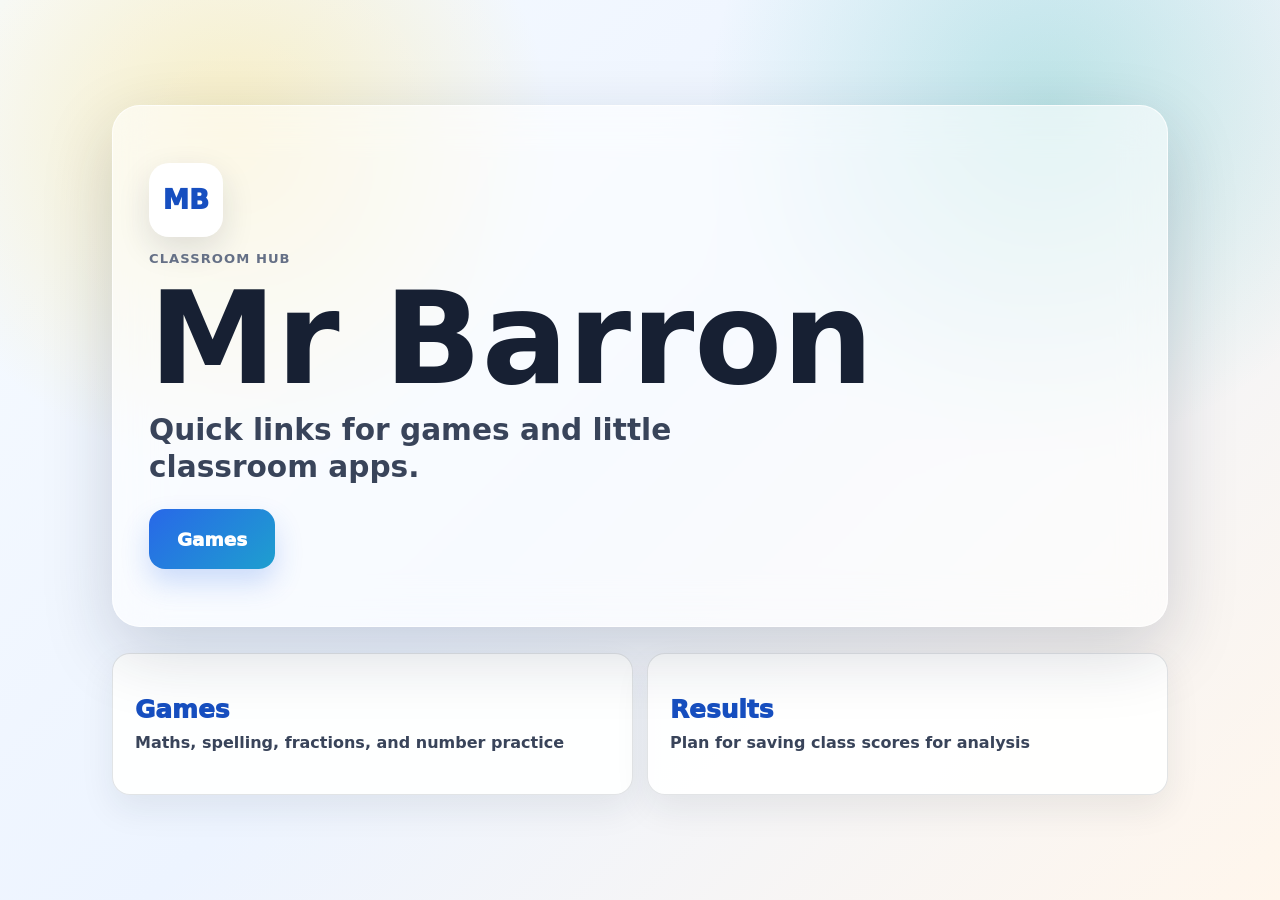
<file: index.html>
<!doctype html>
<html lang="en">
  <head>
    <meta charset="UTF-8" />
    <meta name="viewport" content="width=device-width, initial-scale=1.0" />
    <title>Mr Barron</title>
    <link rel="stylesheet" href="site.css" />
  </head>
  <body>
    <main class="home-shell">
      <section class="hero">
        <div class="hero-badge" aria-hidden="true">MB</div>
        <p class="eyebrow">Classroom hub</p>
        <h1>Mr Barron</h1>
        <p class="lede">Quick links for games and little classroom apps.</p>
        <div class="actions">
          <a class="primary-link" href="games/">Games</a>
        </div>
      </section>
      <section class="preview-band" aria-label="Available sections">
        <a class="section-card" href="games/">
          <span>Games</span>
          <strong>Maths, spelling, fractions, and number practice</strong>
        </a>
        <a class="section-card" href="results.html">
          <span>Results</span>
          <strong>Plan for saving class scores for analysis</strong>
        </a>
      </section>
    </main>
  </body>
</html>
</file>
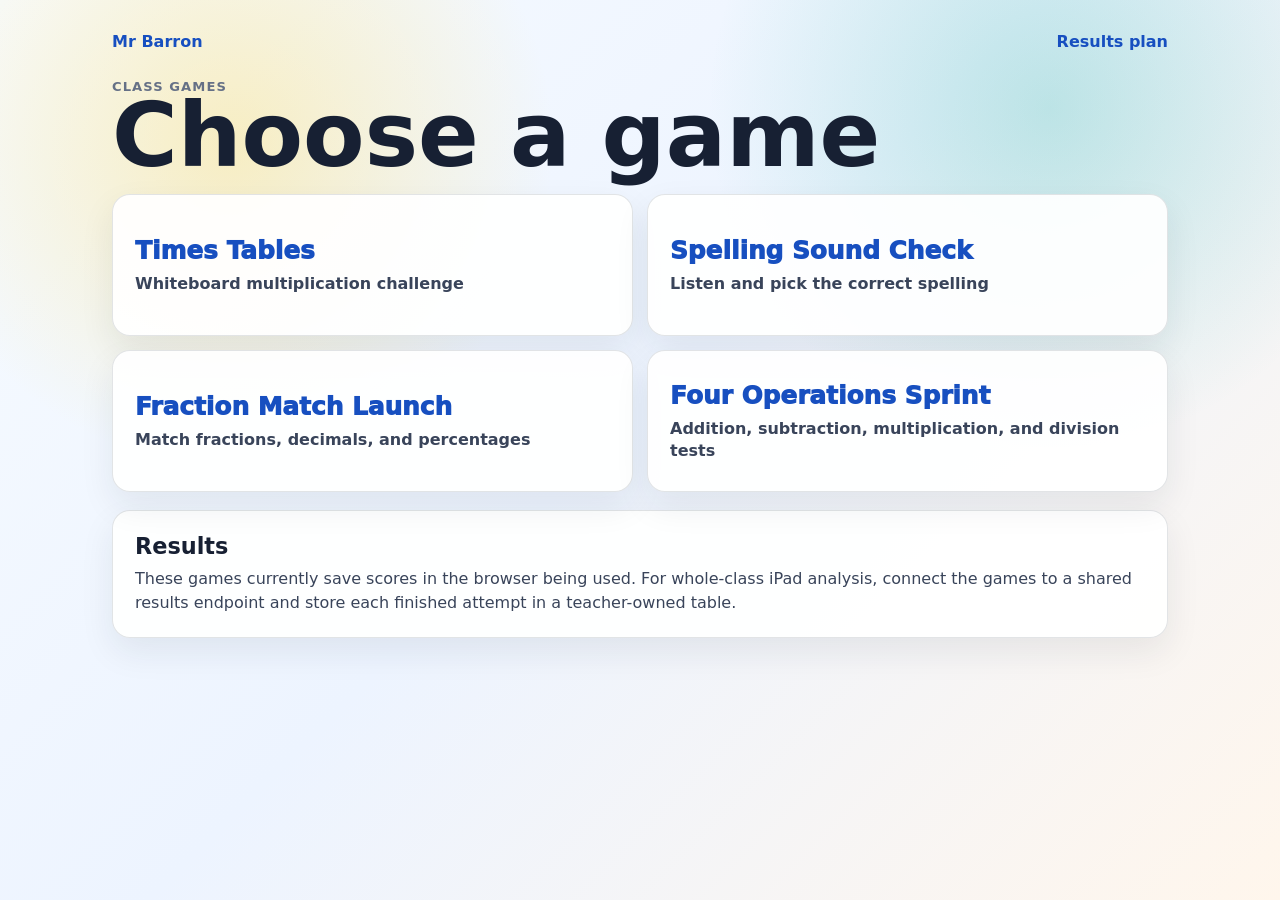
<file: games/index.html>
<!doctype html>
<html lang="en">
  <head>
    <meta charset="UTF-8" />
    <meta name="viewport" content="width=device-width, initial-scale=1.0" />
    <title>Mr Barron - Games</title>
    <link rel="stylesheet" href="../site.css" />
  </head>
  <body>
    <main class="page-shell">
      <nav class="top-nav" aria-label="Main navigation">
        <a href="../">Mr Barron</a>
        <a href="../results.html">Results plan</a>
      </nav>

      <header class="page-header">
        <p class="eyebrow">Class games</p>
        <h1>Choose a game</h1>
      </header>

      <section class="game-grid" aria-label="Games list">
        <a class="game-card" href="times-tables/">
          <span>Times Tables</span>
          <strong>Whiteboard multiplication challenge</strong>
        </a>
        <a class="game-card" href="spelling/">
          <span>Spelling Sound Check</span>
          <strong>Listen and pick the correct spelling</strong>
        </a>
        <a class="game-card" href="fractions/">
          <span>Fraction Match Launch</span>
          <strong>Match fractions, decimals, and percentages</strong>
        </a>
        <a class="game-card" href="four-operations/">
          <span>Four Operations Sprint</span>
          <strong>Addition, subtraction, multiplication, and division tests</strong>
        </a>
      </section>

      <section class="results-note">
        <h2>Results</h2>
        <p>These games currently save scores in the browser being used. For whole-class iPad analysis, connect the games to a shared results endpoint and store each finished attempt in a teacher-owned table.</p>
      </section>
    </main>
  </body>
</html>
</file>
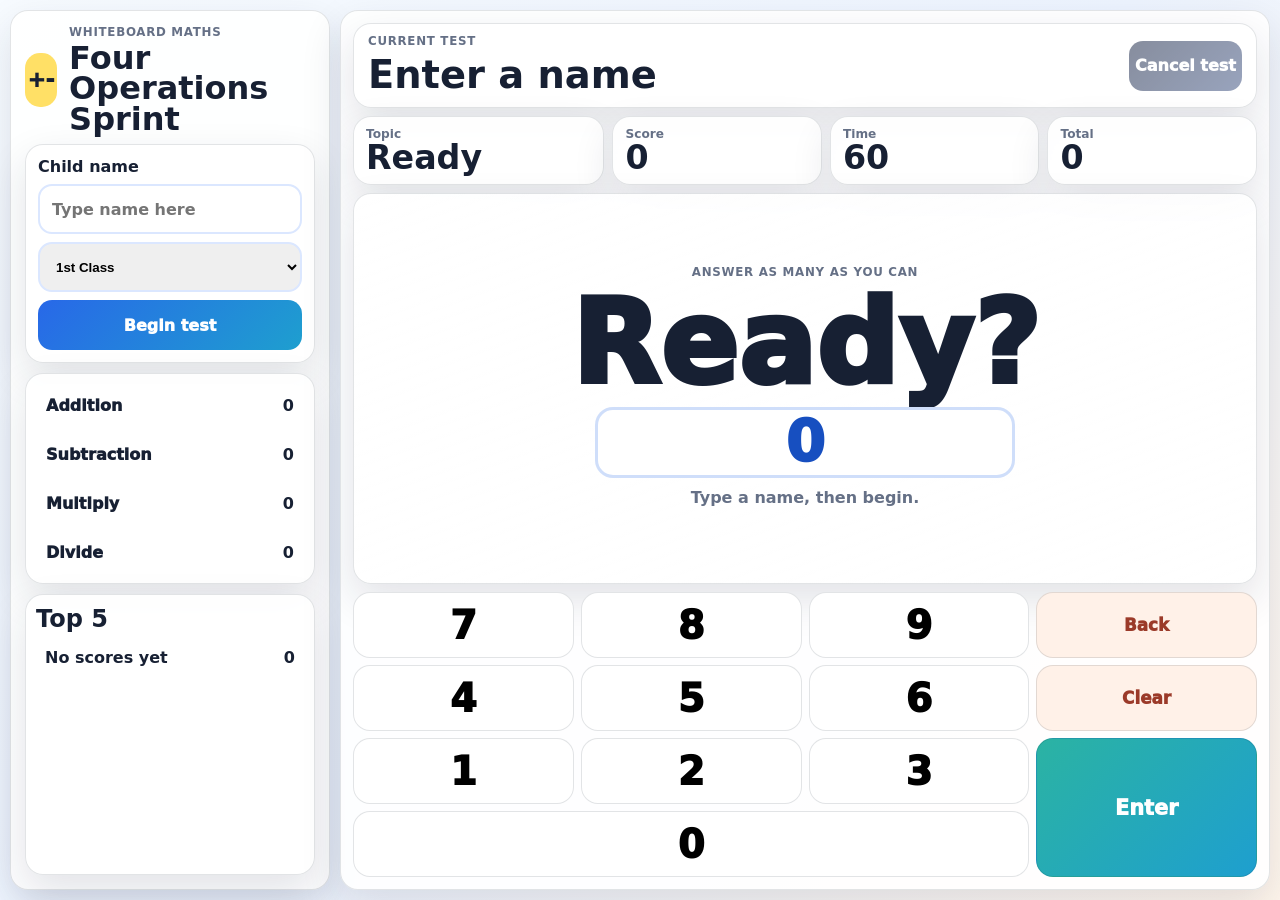
<file: games/four-operations/index.html>
<!doctype html>
<html lang='en'>
<head>
<meta charset='UTF-8'>
<meta name='viewport' content='width=device-width,initial-scale=1'>
<title>Four Operations Sprint</title>
<style>
*{box-sizing:border-box}body{margin:0;height:100vh;overflow:hidden;font-family:system-ui,Segoe UI,sans-serif;color:#172033;background:linear-gradient(135deg,#f7fbff,#edf4ff 52%,#fff6ec)}button,input{font:inherit}.app{height:100vh;padding:10px;display:grid;place-items:center}.shell{width:min(1280px,100%);height:calc(100vh - 20px);display:grid;grid-template-columns:320px 1fr;gap:10px}.side,.main,.card,.hud div,.stage,.leader,.topics,.top{border:1px solid rgba(23,32,51,.12);border-radius:18px;background:rgba(255,255,255,.9);box-shadow:0 16px 40px rgba(21,35,61,.12)}.side{display:grid;grid-template-rows:auto auto auto 1fr;gap:10px;padding:14px}.brand{display:flex;align-items:center;gap:12px}.badge{width:54px;height:54px;border-radius:15px;background:#ffe066;display:grid;place-items:center;font-weight:950;font-size:1.35rem}.eyebrow{margin:0 0 4px;color:#657086;font-size:.74rem;font-weight:900;text-transform:uppercase;letter-spacing:.06em}h1{margin:0;font-size:2rem;line-height:.95}.card{display:grid;gap:8px;padding:12px}label{font-weight:900}input,.class-select{height:50px;border:2px solid #dbe7ff;border-radius:14px;padding:0 12px;font-weight:850}.primary,.secondary{height:50px;border:0;border-radius:14px;background:linear-gradient(135deg,#2868e8,#1e9fcf);color:#fff;font-weight:950}.secondary{background:linear-gradient(135deg,#25314f,#465a88)}button:disabled,input:disabled{opacity:.55}.topics{display:grid;gap:7px;padding:10px}.topic{min-height:42px;display:flex;justify-content:space-between;align-items:center;border-radius:12px;background:#fff;padding:8px 10px;font-weight:950}.topic.active{background:#eaf1ff;color:#174fc0;outline:2px solid rgba(40,104,232,.25)}.topic.waiting{background:#fff6d8;color:#795600}.leader{padding:10px}.leader h2{margin:0 0 8px}.leader ol{margin:0;padding:0;list-style:none;display:grid;gap:6px}.leader li{display:flex;justify-content:space-between;background:#fff;border-radius:10px;padding:7px 9px;font-weight:900}.main{position:relative;display:grid;grid-template-rows:auto auto 1fr auto;gap:8px;padding:12px;overflow:hidden}.top{display:flex;align-items:center;justify-content:space-between;min-height:68px;padding:10px 14px}.player{display:block;font-size:clamp(1.6rem,3vw,2.5rem)}.hud{display:grid;grid-template-columns:1.2fr 1fr 1fr 1fr;gap:8px}.hud div{padding:10px 12px}.hud span{display:block;color:#657086;font-size:.76rem;font-weight:900}.hud strong{font-size:clamp(1.4rem,2.6vw,2.35rem);line-height:1}.stage{display:grid;place-items:center;align-content:center;gap:10px;padding:10px;background:linear-gradient(160deg,rgba(255,255,255,.96),rgba(255,255,255,.72))}.q{font-size:clamp(4.2rem,9vw,8rem);line-height:.9;font-weight:950}.answer{min-width:min(420px,80%);min-height:70px;border:3px solid rgba(40,104,232,.22);border-radius:18px;background:#fff;display:grid;place-items:center;color:#174fc0;font-size:clamp(2.2rem,4.4vw,4rem);font-weight:950}.feedback{min-height:24px;margin:0;color:#657086;font-weight:900}.good{color:#17856f}.miss{color:#d5483f}.keys{display:grid;grid-template-columns:repeat(4,1fr);gap:7px}.keys button{min-height:66px;border:1px solid rgba(23,32,51,.12);border-radius:17px;background:#fff;font-size:clamp(1.7rem,3vw,2.7rem);font-weight:950}.keys .small{background:#fff1e8;color:#9b3a29;font-size:1.05rem}.keys .enter{grid-row:span 2;background:linear-gradient(135deg,#2bb3a3,#1e9fcf);color:#fff;font-size:1.3rem}.keys .zero{grid-column:span 3}.summary{position:absolute;inset:50% auto auto 50%;transform:translate(-50%,-50%);width:min(520px,calc(100% - 48px));display:grid;gap:14px;text-align:center;padding:22px;border-radius:20px;background:#fff;box-shadow:0 24px 70px rgba(21,35,61,.2);z-index:5}.summary[hidden]{display:none}@media(max-width:900px){.app{padding:6px}.shell{height:calc(100vh - 12px);grid-template-columns:1fr;grid-template-rows:auto 1fr}.side{grid-template-rows:auto auto auto;gap:6px;padding:8px}.badge{width:38px;height:38px}h1{font-size:1.35rem}.card{grid-template-columns:1fr 120px;padding:7px}.card label{position:absolute;width:1px;height:1px;overflow:hidden}.topics{grid-template-columns:repeat(4,1fr);padding:6px}.topic{font-size:.72rem;min-height:32px}.leader{display:none}.main{padding:8px;gap:6px}.top{min-height:48px}.secondary{height:38px;font-size:.82rem}.hud{gap:5px}.hud div{padding:6px}.hud strong{font-size:1.15rem}.q{font-size:clamp(2.9rem,12vw,4.7rem)}.answer{min-height:46px}.keys{gap:5px}.keys button{min-height:44px;border-radius:13px}.keys .small,.keys .enter{font-size:.82rem}}
</style>
</head>
<body>
<main class='app'><section class='shell'><aside class='side'><div class='brand'><div class='badge'>+-</div><div><p class='eyebrow'>Whiteboard maths</p><h1>Four Operations Sprint</h1></div></div><section class='card'><label for='nameInput'>Child name</label><input id='nameInput' autocomplete='off' placeholder='Type name here'><select class='class-select' id='classLevel' aria-label='Class'><option value='1st Class'>1st Class</option><option value='2nd Class'>2nd Class</option><option value='3rd Class'>3rd Class</option><option value='4th Class'>4th Class</option><option value='5th Class'>5th Class</option><option value='6th Class'>6th Class</option></select><button class='primary' id='beginButton'>Begin test</button></section><section class='topics'><div class='topic active' data-topic='addition'><span>Addition</span><strong id='additionScore'>0</strong></div><div class='topic' data-topic='subtraction'><span>Subtraction</span><strong id='subtractionScore'>0</strong></div><div class='topic' data-topic='multiplication'><span>Multiply</span><strong id='multiplicationScore'>0</strong></div><div class='topic' data-topic='division'><span>Divide</span><strong id='divisionScore'>0</strong></div></section><section class='leader'><h2>Top 5</h2><ol id='leaderboardList'></ol></section></aside><section class='main'><div class='top'><div><p class='eyebrow'>Current test</p><strong class='player' id='currentPlayer'>Enter a name</strong></div><button class='secondary' id='cancelButton' disabled>Cancel test</button></div><div class='hud'><div><span>Topic</span><strong id='topicValue'>Ready</strong></div><div><span>Score</span><strong id='scoreValue'>0</strong></div><div><span>Time</span><strong id='timeValue'>60</strong></div><div><span>Total</span><strong id='totalValue'>0</strong></div></div><div class='stage'><p class='eyebrow' id='promptLabel'>Answer as many as you can</p><div class='q' id='questionText'>Ready?</div><div class='answer' id='answerDisplay'>0</div><p class='feedback' id='feedbackText'>Type a name, then begin.</p></div><div class='keys' id='keypad'><button data-key='7'>7</button><button data-key='8'>8</button><button data-key='9'>9</button><button class='small' data-key='back'>Back</button><button data-key='4'>4</button><button data-key='5'>5</button><button data-key='6'>6</button><button class='small' data-key='clear'>Clear</button><button data-key='1'>1</button><button data-key='2'>2</button><button data-key='3'>3</button><button class='enter' data-key='enter'>Enter</button><button class='zero' data-key='0'>0</button></div><div class='summary' id='summaryPanel' hidden><h2>Test complete</h2><p id='summaryText'></p><button class='primary' id='againButton'>New test</button></div></section></section></main>
<script src='../../results-config.js?v=1'></script><script src='../../results-client.js?v=1'></script>
<script>
const STORE='four-operations-sprint-results',TOPIC_SECONDS=60,TOPICS=[{id:'addition',label:'Addition'},{id:'subtraction',label:'Subtraction'},{id:'multiplication',label:'Multiply'},{id:'division',label:'Divide'}];
const QUESTIONS={addition:[[2,'+',3,5],[4,'+',5,9],[6,'+',2,8],[7,'+',4,11],[8,'+',5,13],[10,'+',4,14],[12,'+',3,15],[14,'+',5,19],[16,'+',2,18],[18,'+',6,24],[20,'+',7,27],[23,'+',5,28],[25,'+',8,33],[31,'+',6,37],[34,'+',10,44],[36,'+',12,48],[41,'+',13,54],[45,'+',14,59],[48,'+',17,65],[52,'+',18,70],[56,'+',23,79],[61,'+',24,85],[67,'+',28,95],[73,'+',19,92],[78,'+',21,99]],subtraction:[[7,'-',2,5],[9,'-',4,5],[10,'-',3,7],[12,'-',5,7],[15,'-',4,11],[18,'-',6,12],[20,'-',5,15],[22,'-',7,15],[25,'-',10,15],[28,'-',6,22],[30,'-',8,22],[34,'-',12,22],[38,'-',15,23],[42,'-',20,22],[45,'-',13,32],[50,'-',16,34],[53,'-',18,35],[60,'-',25,35],[64,'-',28,36],[70,'-',31,39],[75,'-',27,48],[82,'-',34,48],[90,'-',45,45],[96,'-',38,58],[99,'-',47,52]],multiplication:[[2,'x',3,6],[4,'x',2,8],[5,'x',5,25],[3,'x',6,18],[7,'x',2,14],[4,'x',8,32],[6,'x',6,36],[9,'x',3,27],[7,'x',5,35],[8,'x',4,32],[6,'x',9,54],[7,'x',8,56],[9,'x',7,63],[8,'x',8,64],[11,'x',6,66],[12,'x',5,60],[9,'x',9,81],[12,'x',7,84],[11,'x',8,88],[12,'x',8,96],[11,'x',11,121],[12,'x',9,108],[12,'x',11,132],[10,'x',12,120],[12,'x',12,144]],division:[[6,'÷',2,3],[12,'÷',3,4],[15,'÷',5,3],[18,'÷',6,3],[20,'÷',4,5],[28,'÷',7,4],[32,'÷',8,4],[36,'÷',6,6],[42,'÷',7,6],[45,'÷',9,5],[48,'÷',8,6],[54,'÷',9,6],[56,'÷',7,8],[63,'÷',9,7],[64,'÷',8,8],[72,'÷',8,9],[81,'÷',9,9],[84,'÷',7,12],[88,'÷',11,8],[96,'÷',12,8],[99,'÷',9,11],[108,'÷',12,9],[121,'÷',11,11],[132,'÷',12,11],[144,'÷',12,12]]};
const $=s=>document.querySelector(s),nameInput=$('#nameInput'),classSelect=$('#classLevel'),beginButton=$('#beginButton'),cancelButton=$('#cancelButton'),againButton=$('#againButton'),currentPlayer=$('#currentPlayer'),topicValue=$('#topicValue'),scoreValue=$('#scoreValue'),timeValue=$('#timeValue'),totalValue=$('#totalValue'),questionText=$('#questionText'),answerDisplay=$('#answerDisplay'),feedbackText=$('#feedbackText'),promptLabel=$('#promptLabel'),keypad=$('#keypad'),summaryPanel=$('#summaryPanel'),summaryText=$('#summaryText'),leaderboardList=$('#leaderboardList'),topicRows=[...document.querySelectorAll('.topic')],scoreEls={addition:$('#additionScore'),subtraction:$('#subtractionScore'),multiplication:$('#multiplicationScore'),division:$('#divisionScore')};
let timerId=null,activeQuestion=null,answer='',results=loadResults(),state=fresh();
function fresh(){return{playing:false,waiting:false,playerName:'',classLevel:'1st Class',topicIndex:0,questionIndex:0,timeLeft:TOPIC_SECONDS,currentScore:0,totalScore:0,streak:0,topicScores:{addition:0,subtraction:0,multiplication:0,division:0},topicCorrect:{addition:0,subtraction:0,multiplication:0,division:0},topicAttempts:{addition:0,subtraction:0,multiplication:0,division:0}}}
function begin(){const name=nameInput.value.trim().replace(/\s+/g,' ');if(!name){feedback('Type a name first.','miss');return nameInput.focus()}clearInterval(timerId);state=fresh();state.playerName=name;state.classLevel=classSelect.value;summaryPanel.hidden=true;beginButton.disabled=true;nameInput.disabled=true;cancelButton.disabled=false;currentPlayer.textContent=name;startTopic(0)}
function startTopic(i){state.topicIndex=i;state.questionIndex=0;state.timeLeft=TOPIC_SECONDS;state.currentScore=state.topicScores[topic().id];state.playing=true;state.waiting=false;answer='';activeQuestion=null;summaryPanel.hidden=true;hud();next();clearInterval(timerId);timerId=setInterval(tick,1000)}
function tick(){state.timeLeft--;hud();if(state.timeLeft<=0)advance()}
function advance(){clearInterval(timerId);const nextIndex=state.topicIndex+1;if(nextIndex>=TOPICS.length)return finish();state.playing=false;state.waiting=true;activeQuestion=null;answer='';questionText.textContent='Round done';answerDisplay.textContent='0';promptLabel.textContent=topic().label+' complete';feedback('Ready for '+TOPICS[nextIndex].label+'?','good');summaryText.textContent=topic().label+' score: '+state.topicScores[topic().id]+'. Press the button when the class is ready.';againButton.textContent='Start '+TOPICS[nextIndex].label;summaryPanel.hidden=false;hud()}
function finish(){clearInterval(timerId);state.playing=false;state.waiting=false;cancelButton.disabled=true;beginButton.disabled=false;nameInput.disabled=false;activeQuestion=null;answer='';questionText.textContent='Done';answerDisplay.textContent='0';promptLabel.textContent='Test complete';record();leaders();hud();summaryText.textContent=`${state.playerName} scored ${state.totalScore}. Addition ${state.topicScores.addition}, subtraction ${state.topicScores.subtraction}, multiply ${state.topicScores.multiplication}, divide ${state.topicScores.division}.`;againButton.textContent='New test';summaryPanel.hidden=false}
function cancel(){clearInterval(timerId);state=fresh();activeQuestion=null;answer='';nameInput.disabled=false;beginButton.disabled=false;cancelButton.disabled=true;currentPlayer.textContent='Enter a name';questionText.textContent='Ready?';answerDisplay.textContent='0';promptLabel.textContent='Answer as many as you can';summaryPanel.hidden=true;feedback('Test cancelled. No score recorded.','');hud()}
function again(){if(state.waiting)return startTopic(state.topicIndex+1);summaryPanel.hidden=true;nameInput.value='';nameInput.focus();cancel();feedback('Type a name, then begin.','')}
function next(){const t=topic().id,q=QUESTIONS[t][state.questionIndex];if(!q)return advance();activeQuestion={text:`${q[0]} ${q[1]} ${q[2]}`,answer:q[3]};answer='';questionText.textContent=activeQuestion.text;answerDisplay.textContent='0';promptLabel.textContent=`${topic().label} ${state.questionIndex+1} of 25`}
function key(k){if(!state.playing||!activeQuestion||state.waiting)return;if(/^\d$/.test(k)){if(answer.length<5){answer=answer==='0'?k:answer+k;answerDisplay.textContent=answer||'0'}return}if(k==='back'){answer=answer.slice(0,-1);answerDisplay.textContent=answer||'0';return}if(k==='clear'){answer='';answerDisplay.textContent='0';return}if(k==='enter')submit()}
function submit(){if(!answer)return feedback('Enter an answer first.','miss');const t=topic().id,guess=parseInt(answer,10);state.topicAttempts[t]++;if(guess===activeQuestion.answer){state.topicCorrect[t]++;state.streak++;const points=10+Math.min(20,state.streak*2);state.topicScores[t]+=points;state.totalScore+=points;state.currentScore=state.topicScores[t];feedback('Correct.','good')}else{state.streak=0;feedback(`${activeQuestion.text} = ${activeQuestion.answer}`,'miss')}state.questionIndex++;hud();next()}
function record(){const row={name:state.playerName,date:new Date().toISOString(),totalScore:state.totalScore,topicScores:{...state.topicScores},topicCorrect:{...state.topicCorrect},topicAttempts:{...state.topicAttempts}};results.attempts.push(row);const prev=results.bestByName[state.playerName]||{totalScore:0};if(row.totalScore>=prev.totalScore)results.bestByName[state.playerName]=row;saveResults();window.ClassroomResults?.record({game:'Four Operations Sprint',playerName:state.playerName,classLevel:state.classLevel,score:state.totalScore,correct:Object.values(state.topicCorrect).reduce((a,b)=>a+b,0),attempts:Object.values(state.topicAttempts).reduce((a,b)=>a+b,0),additionScore:state.topicScores.addition,subtractionScore:state.topicScores.subtraction,multiplicationScore:state.topicScores.multiplication,divisionScore:state.topicScores.division,additionCorrect:state.topicCorrect.addition,subtractionCorrect:state.topicCorrect.subtraction,multiplicationCorrect:state.topicCorrect.multiplication,divisionCorrect:state.topicCorrect.division,durationSeconds:TOPIC_SECONDS*TOPICS.length})}
function leaders(){const top=Object.values(results.bestByName).sort((a,b)=>b.totalScore-a.totalScore||a.name.localeCompare(b.name)).slice(0,5);leaderboardList.innerHTML=top.length?top.map((l,i)=>`<li><span>${i+1}. ${esc(l.name)}</span><strong>${l.totalScore}</strong></li>`).join(''):'<li><span>No scores yet</span><strong>0</strong></li>'}
function hud(){const t=topic();topicValue.textContent=state.playing||state.waiting?t.label:'Ready';scoreValue.textContent=state.currentScore;timeValue.textContent=state.timeLeft;totalValue.textContent=state.totalScore;topicRows.forEach(r=>{r.classList.toggle('active',r.dataset.topic===t.id&&state.playing);r.classList.toggle('waiting',r.dataset.topic===t.id&&state.waiting)});Object.entries(scoreEls).forEach(([k,el])=>el.textContent=state.topicScores[k])}
function topic(){return TOPICS[state.topicIndex]||TOPICS[0]}function feedback(m,t){feedbackText.textContent=m;feedbackText.className=t?'feedback '+t:'feedback'}function loadResults(){try{const s=JSON.parse(localStorage.getItem(STORE));if(s&&s.attempts&&s.bestByName)return s}catch{}return{attempts:[],bestByName:{}}}function saveResults(){localStorage.setItem(STORE,JSON.stringify(results))}function esc(v){return v.replace(/[&<>']/g,c=>({'&':'&amp;','<':'&lt;','>':'&gt;',"'":'&#39;'}[c]))}
beginButton.onclick=begin;cancelButton.onclick=cancel;againButton.onclick=again;keypad.onclick=e=>{if(e.target.dataset.key)key(e.target.dataset.key)};nameInput.onkeydown=e=>{if(e.key==='Enter')begin()};window.onkeydown=e=>{if(!state.playing)return;if(/^\d$/.test(e.key))key(e.key);if(e.key==='Backspace')key('back');if(e.key==='Enter')key('enter')};leaders();hud();
</script>
</body>
</html>
</file>
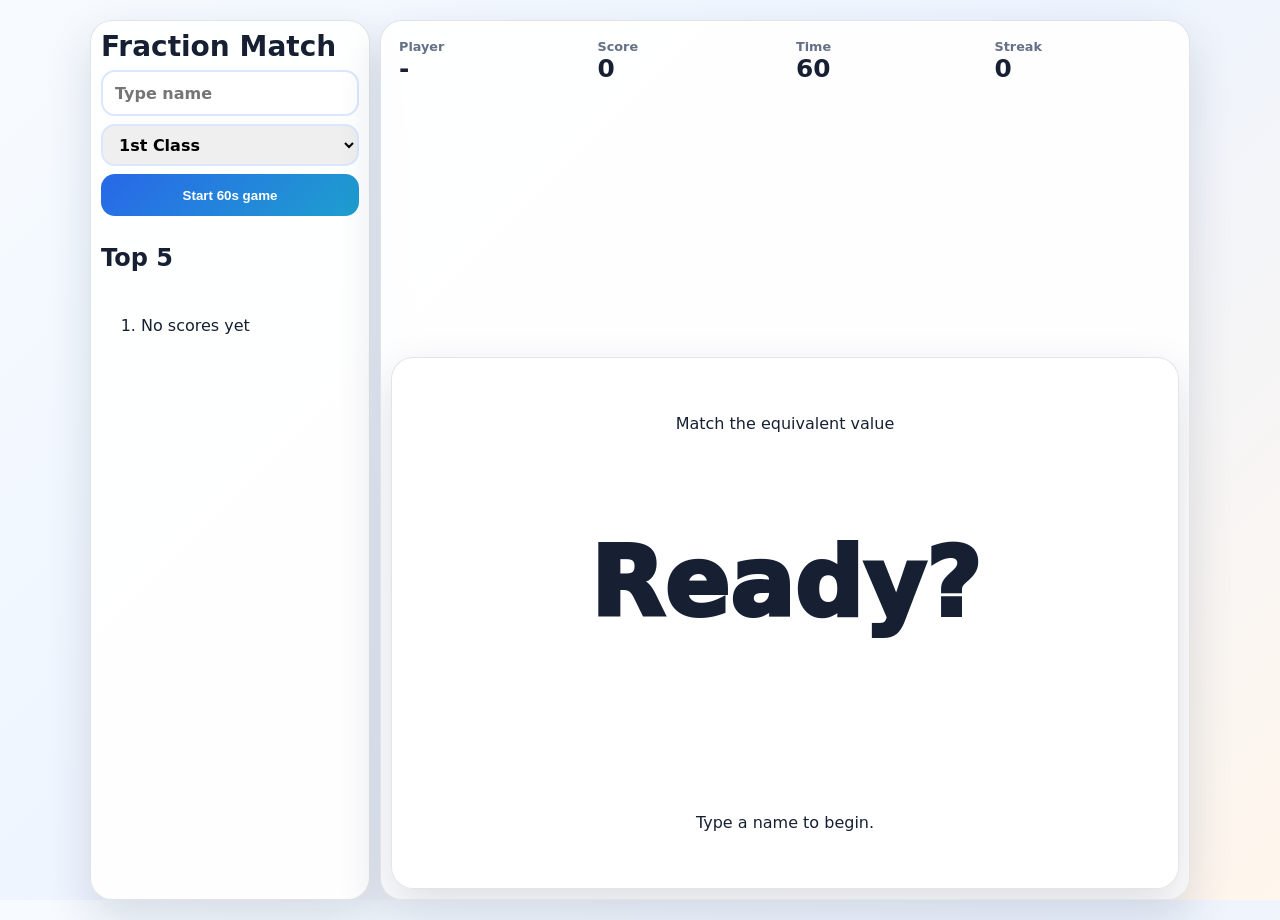
<file: games/fractions/index.html>
<!doctype html><html lang="en"><head><meta charset="UTF-8"><meta name="viewport" content="width=device-width,initial-scale=1"><title>Fraction Match</title><style>body{margin:0;height:100vh;overflow:hidden;font-family:system-ui,Segoe UI,sans-serif;color:#172033;background:linear-gradient(135deg,#f7fbff,#edf4ff 50%,#fff6ec);display:grid;place-items:center}.app{width:min(1100px,100%);height:100vh;padding:10px;display:grid;place-items:center}.shell{width:100%;height:calc(100vh - 20px);display:grid;grid-template-columns:280px 1fr;gap:10px;min-height:0}.panel,.main,.card{background:rgba(255,255,255,.9);border:1px solid rgba(23,32,51,.12);border-radius:22px;box-shadow:0 18px 46px rgba(21,35,61,.14)}.panel{padding:10px;display:grid;gap:8px;align-content:start;min-height:0;overflow:hidden}.main{padding:10px;display:grid;gap:8px;min-height:0;overflow:hidden}h1{font-size:1.75rem;margin:.1rem 0;line-height:1}.name,.class-select{min-height:42px;border-radius:14px;border:2px solid #dbe7ff;padding:0 12px;font:inherit;font-weight:800}.btn{min-height:42px;border:0;border-radius:14px;background:linear-gradient(135deg,#2868e8,#1e9fcf);color:white;font-weight:900}.hud{display:grid;grid-template-columns:repeat(4,1fr);gap:6px}.hud div,.card{padding:8px}.hud span{display:block;color:#657086;font-size:.8rem;font-weight:800}.hud strong{font-size:1.55rem}.question{min-height:0;display:grid;place-items:center;gap:14px}.sum{font-size:clamp(3rem,9vw,6rem);font-weight:950}.answers{display:grid;grid-template-columns:repeat(2,1fr);gap:12px;width:min(760px,100%)}.answers button{min-height:72px;border-radius:18px;border:2px solid #e2e8f0;background:white;font-size:clamp(2rem,5vw,4rem);font-weight:950}.good{color:#17856f}.miss{color:#d5483f}@media(max-width:780px){body{overflow:auto}.app{height:auto;min-height:100vh}.shell{height:auto;grid-template-columns:1fr}}</style></head><body><main class="app"><div class="shell"><aside class="panel"><h1>Fraction Match</h1><input class="name" id="name" placeholder="Type name"><select class="class-select" id="classLevel" aria-label="Class"><option value="1st Class">1st Class</option><option value="2nd Class">2nd Class</option><option value="3rd Class">3rd Class</option><option value="4th Class">4th Class</option><option value="5th Class">5th Class</option><option value="6th Class">6th Class</option></select><button class="btn" id="start">Start 60s game</button><h2>Top 5</h2><ol id="leaders"></ol></aside><section class="main"><div class="hud"><div><span>Player</span><strong id="player">-</strong></div><div><span>Score</span><strong id="score">0</strong></div><div><span>Time</span><strong id="time">60</strong></div><div><span>Streak</span><strong id="streak">0</strong></div></div><div class="card question"><p id="prompt">Match the equivalent value</p><div class="sum" id="q">Ready?</div><div class="answers" id="answers"></div><p id="feedback">Type a name to begin.</p></div></section></div></main><script src="../../results-config.js?v=1"></script><script src="../../results-client.js?v=1"></script><script>const FACTS=[['1/2','0.5','50%'],['1/4','0.25','25%'],['3/4','0.75','75%'],['1/5','0.2','20%'],['2/5','0.4','40%'],['3/5','0.6','60%'],['4/5','0.8','80%'],['1/3','0.333','33 1/3%'],['2/3','0.666','66 2/3%'],['3/10','0.3','30%'],['7/10','0.7','70%'],['1/8','0.125','12 1/2%'],['3/8','0.375','37 1/2%'],['5/8','0.625','62 1/2%'],['7/8','0.875','87 1/2%'],['1/6','0.166','16 2/3%'],['1/20','0.05','5%'],['7/20','0.35','35%'],['19/20','0.95','95%']],T=['fraction','decimal','percentage'],STORE='frac-results';let data=JSON.parse(localStorage.getItem(STORE)||'{"best":{}}'),state={on:false,name:'',classLevel:'1st Class',score:0,streak:0,time:60,ans:'',correct:0,attempts:0},timer;const $=s=>document.querySelector(s);function save(){localStorage.setItem(STORE,JSON.stringify(data))}function leaders(){let rows=Object.entries(data.best).sort((a,b)=>b[1]-a[1]).slice(0,5);$('#leaders').innerHTML=rows.length?rows.map(([n,s])=>`<li>${n}: ${s}</li>`).join(''):'<li>No scores yet</li>'}function start(){let n=$('#name').value.trim();if(!n)return;clearInterval(timer);state={on:true,name:n,classLevel:$('#classLevel').value,score:0,streak:0,time:60,ans:'',correct:0,attempts:0};$('#player').textContent=n;hud();next();timer=setInterval(()=>{state.time--;hud();if(state.time<=0)finish()},1000)}function finish(){clearInterval(timer);state.on=false;$('#q').textContent='Done';$('#answers').innerHTML='';$('#feedback').textContent=`${state.name} scored ${state.score}`;data.best[state.name]=Math.max(data.best[state.name]||0,state.score);save();window.ClassroomResults?.record({game:'Fraction Match',playerName:state.name,classLevel:state.classLevel,score:state.score,correct:state.correct,attempts:state.attempts,bestStreak:state.streak,durationSeconds:60});leaders()}function next(){let f=FACTS[rand(0,FACTS.length-1)],from=rand(0,2),to=[0,1,2].filter(x=>x!==from)[rand(0,1)];state.ans=f[to];$('#prompt').textContent=`Choose the matching ${T[to]}`;$('#q').textContent=f[from];let set=new Set([f[to]]);while(set.size<4)set.add(FACTS[rand(0,FACTS.length-1)][to]);$('#answers').innerHTML=[...set].sort(()=>Math.random()-.5).map(v=>`<button>${v}</button>`).join('')}function choose(v){if(!state.on)return;state.attempts++;if(v===state.ans){state.correct++;state.streak++;state.score+=10+Math.min(20,state.streak*2);$('#feedback').textContent='Correct';$('#feedback').className='good'}else{state.streak=0;$('#feedback').textContent=`Correct: ${state.ans}`;$('#feedback').className='miss'}hud();next()}function hud(){$('#score').textContent=state.score;$('#time').textContent=state.time;$('#streak').textContent=state.streak}function rand(a,b){return Math.floor(Math.random()*(b-a+1))+a}$('#start').onclick=start;$('#answers').onclick=e=>{if(e.target.tagName==='BUTTON')choose(e.target.textContent)};leaders();</script></body></html>
</file>
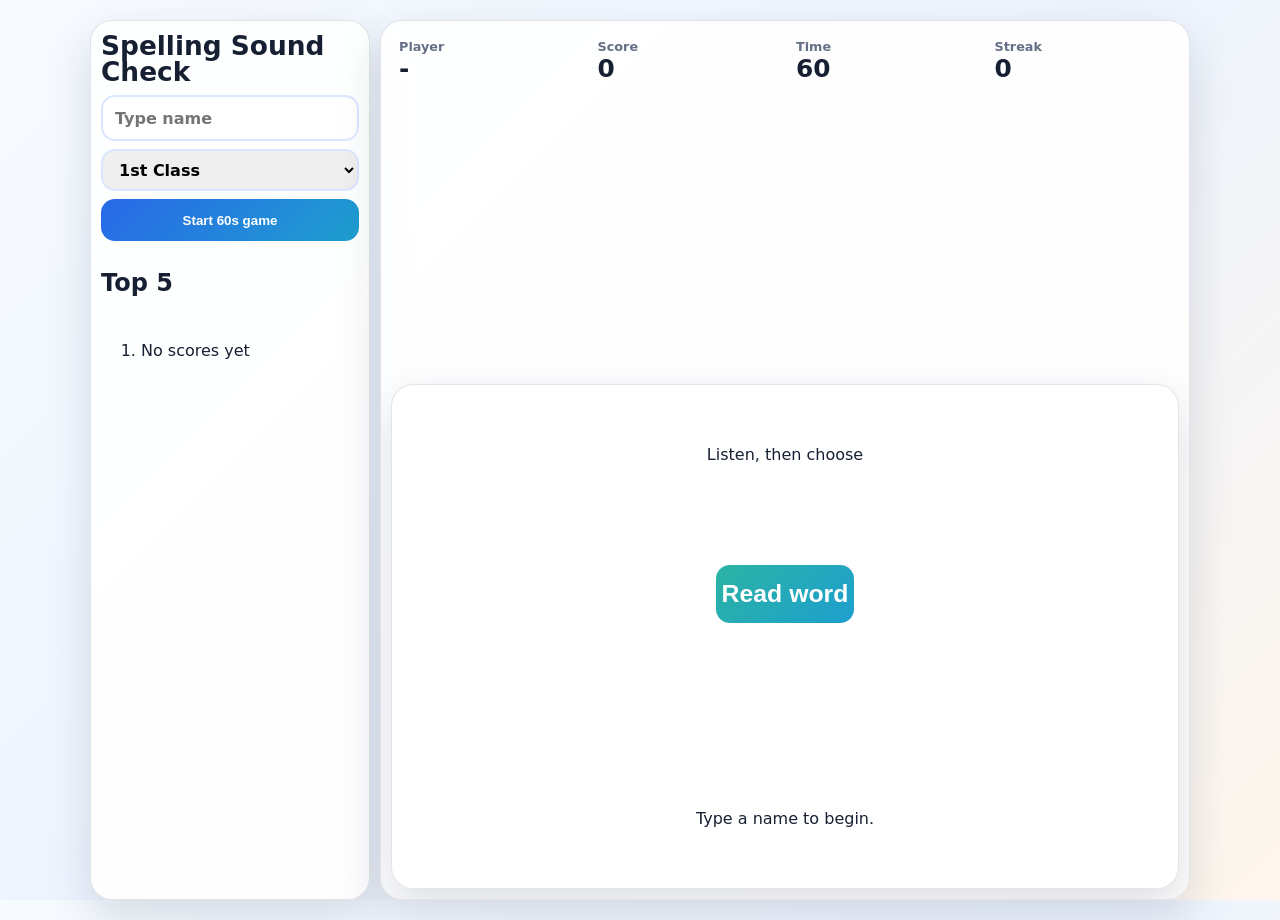
<file: games/spelling/index.html>
<!doctype html><html lang="en"><head><meta charset="UTF-8"><meta name="viewport" content="width=device-width,initial-scale=1"><title>Spelling Sound Check</title><style>body{margin:0;height:100vh;overflow:hidden;font-family:system-ui,Segoe UI,sans-serif;color:#172033;background:linear-gradient(135deg,#f7fbff,#edf4ff 50%,#fff6ec);display:grid;place-items:center}.app{width:min(1100px,100%);height:100vh;padding:10px;display:grid;place-items:center}.shell{width:100%;height:calc(100vh - 20px);display:grid;grid-template-columns:280px 1fr;gap:10px;min-height:0}.panel,.main,.card{background:rgba(255,255,255,.9);border:1px solid rgba(23,32,51,.12);border-radius:22px;box-shadow:0 18px 46px rgba(21,35,61,.14)}.panel{padding:10px;display:grid;gap:8px;align-content:start;min-height:0;overflow:hidden}.main{padding:10px;display:grid;gap:8px;min-height:0;overflow:hidden}h1{font-size:1.65rem;margin:.1rem 0;line-height:1}.name,.class-select{min-height:42px;border-radius:14px;border:2px solid #dbe7ff;padding:0 12px;font:inherit;font-weight:800}.btn,.listen{min-height:42px;border:0;border-radius:14px;background:linear-gradient(135deg,#2868e8,#1e9fcf);color:white;font-weight:900}.listen{min-height:58px;font-size:1.55rem;background:linear-gradient(135deg,#2bb3a3,#1e9fcf)}.hud{display:grid;grid-template-columns:repeat(4,1fr);gap:6px}.hud div,.card{padding:8px}.hud span{display:block;color:#657086;font-size:.8rem;font-weight:800}.hud strong{font-size:1.55rem}.question{min-height:0;display:grid;place-items:center;gap:14px}.answers{display:grid;grid-template-columns:repeat(2,1fr);gap:12px;width:min(820px,100%)}.answers button{min-height:78px;border-radius:18px;border:2px solid #e2e8f0;background:white;font-size:clamp(1.4rem,3.5vw,3.4rem);font-weight:950;white-space:nowrap;overflow:hidden}.good{color:#17856f}.miss{color:#d5483f}@media(max-width:780px){body{overflow:auto}.app{height:auto;min-height:100vh}.shell{height:auto;grid-template-columns:1fr}.answers{grid-template-columns:1fr}}</style></head><body><main class="app"><div class="shell"><aside class="panel"><h1>Spelling Sound Check</h1><input class="name" id="name" placeholder="Type name"><select class="class-select" id="classLevel" aria-label="Class"><option value="1st Class">1st Class</option><option value="2nd Class">2nd Class</option><option value="3rd Class">3rd Class</option><option value="4th Class">4th Class</option><option value="5th Class">5th Class</option><option value="6th Class">6th Class</option></select><button class="btn" id="start">Start 60s game</button><h2>Top 5</h2><ol id="leaders"></ol></aside><section class="main"><div class="hud"><div><span>Player</span><strong id="player">-</strong></div><div><span>Score</span><strong id="score">0</strong></div><div><span>Time</span><strong id="time">60</strong></div><div><span>Streak</span><strong id="streak">0</strong></div></div><div class="card question"><p>Listen, then choose</p><button class="listen" id="listen" disabled>Read word</button><div class="answers" id="answers"></div><p id="feedback">Type a name to begin.</p></div></section></div></main><script src="../../results-config.js?v=1"></script><script src="../../results-client.js?v=1"></script><script>const WORDS='visitor fountain widow razor curtains customer hospital district justice diamond concerned mystery responsibility anxious recognize majority cautious territory necessary apologised excursion exhibition museum society displays illustrations description marvellous recommended disappointed election government country parties appeal advertisements usually speeches announcing secure candle leather whistle badger wooden national announcer earaches genuine stomach foreign certificate assembled ancient signature curiosity despised interval cathedral opportunity'.split(' '),BAD={visitor:'visiter',fountain:'fountian',widow:'widowe',razor:'rasor',curtains:'curtins',customer:'custumer',hospital:'hospitle',district:'districk',justice:'justis',diamond:'dimond',concerned:'concernned',mystery:'mistery',responsibility:'responsability',anxious:'anxous',recognize:'recognise',majority:'majoraty',cautious:'cautios',territory:'teritory',necessary:'neccessary',apologised:'appologised',excursion:'excurtion',exhibition:'exibition',museum:'muesum',society:'socitey',displays:'displayss',illustrations:'ilustrations',description:'discription',marvellous:'marvelous',recommended:'recomended',disappointed:'dissapointed',election:'ellecton',government:'goverment',country:'countrey',parties:'partys',appeal:'apeal',advertisements:'advertisments',usually:'usally',speeches:'speachess',announcing:'anouncing',secure:'secuire',candle:'candul',leather:'lether',whistle:'whissle',badger:'badjer',wooden:'woodan',national:'nashional',announcer:'anouncer',earaches:'earakes',genuine:'genuin',stomach:'stomack',foreign:'foriegn',certificate:'certifikate',assembled:'assembeld',ancient:'anshent',signature:'signiture',curiosity:'curiousity',despised:'despized',interval:'intervil',cathedral:'cathederal',opportunity:'oppurtunity'},STORE='spell-results';let data=JSON.parse(localStorage.getItem(STORE)||'{"best":{}}'),state={on:false,name:'',classLevel:'1st Class',score:0,streak:0,time:60,word:'',correct:0,attempts:0},timer,voice;const $=s=>document.querySelector(s);function voices(){let v=speechSynthesis?.getVoices?.()||[];voice=v.find(x=>x.lang.toLowerCase()==='en-ie')||v.find(x=>/irish|ireland/i.test(x.name+x.lang))||v.find(x=>x.lang.startsWith('en'))}if('speechSynthesis'in window){voices();speechSynthesis.onvoiceschanged=voices}function speak(){if(!state.word||!('speechSynthesis'in window))return;speechSynthesis.cancel();let u=new SpeechSynthesisUtterance(state.word);u.voice=voice;u.lang=voice?.lang||'en-IE';u.rate=.82;speechSynthesis.speak(u)}function save(){localStorage.setItem(STORE,JSON.stringify(data))}function leaders(){let rows=Object.entries(data.best).sort((a,b)=>b[1]-a[1]).slice(0,5);$('#leaders').innerHTML=rows.length?rows.map(([n,s])=>`<li>${n}: ${s}</li>`).join(''):'<li>No scores yet</li>'}function start(){let n=$('#name').value.trim();if(!n)return;clearInterval(timer);state={on:true,name:n,classLevel:$('#classLevel').value,score:0,streak:0,time:60,word:'',correct:0,attempts:0};$('#player').textContent=n;$('#listen').disabled=false;hud();next();timer=setInterval(()=>{state.time--;hud();if(state.time<=0)finish()},1000)}function finish(){clearInterval(timer);state.on=false;$('#answers').innerHTML='';$('#listen').disabled=true;$('#feedback').textContent=`${state.name} scored ${state.score}`;data.best[state.name]=Math.max(data.best[state.name]||0,state.score);save();window.ClassroomResults?.record({game:'Spelling Sound Check',playerName:state.name,classLevel:state.classLevel,score:state.score,correct:state.correct,attempts:state.attempts,bestStreak:state.streak,durationSeconds:60});leaders()}function next(){state.word=WORDS[rand(0,WORDS.length-1)];let choices=[state.word,BAD[state.word]||state.word+'e'].sort(()=>Math.random()-.5);$('#answers').innerHTML=choices.map(v=>`<button>${v}</button>`).join('');$('#feedback').textContent='Listen carefully.';speak()}function choose(v){if(!state.on)return;state.attempts++;if(v===state.word){state.correct++;state.streak++;state.score+=10+Math.min(20,state.streak*2);$('#feedback').textContent='Correct';$('#feedback').className='good'}else{state.streak=0;$('#feedback').textContent=`Correct spelling: ${state.word}`;$('#feedback').className='miss'}hud();setTimeout(()=>state.on&&next(),450)}function hud(){$('#score').textContent=state.score;$('#time').textContent=state.time;$('#streak').textContent=state.streak}function rand(a,b){return Math.floor(Math.random()*(b-a+1))+a}$('#start').onclick=start;$('#listen').onclick=speak;$('#answers').onclick=e=>{if(e.target.tagName==='BUTTON')choose(e.target.textContent)};leaders();</script></body></html>
</file>
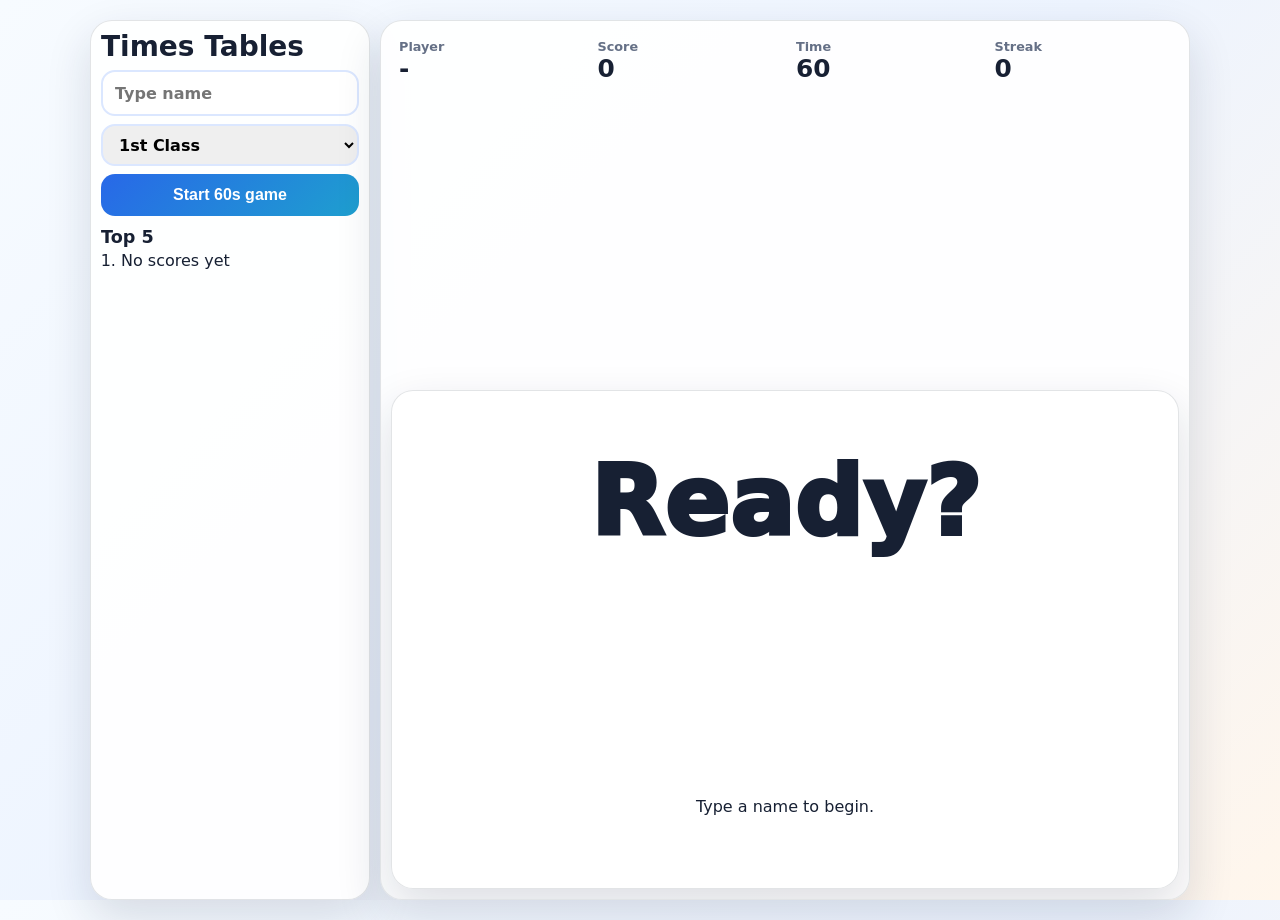
<file: games/times-tables/index.html>
<!doctype html><html lang="en"><head><meta charset="UTF-8"><meta name="viewport" content="width=device-width,initial-scale=1"><title>Times Tables</title><style>body{margin:0;height:100vh;overflow:hidden;font-family:system-ui,Segoe UI,sans-serif;color:#172033;background:linear-gradient(135deg,#f7fbff,#edf4ff 50%,#fff6ec);display:grid;place-items:center}.app{width:min(1100px,100%);height:100vh;padding:10px;display:grid;place-items:center}.shell{width:100%;height:calc(100vh - 20px);display:grid;grid-template-columns:280px 1fr;gap:10px;min-height:0}.panel,.main,.card{background:rgba(255,255,255,.9);border:1px solid rgba(23,32,51,.12);border-radius:22px;box-shadow:0 18px 46px rgba(21,35,61,.14)}.panel{padding:10px;display:grid;gap:8px;align-content:start;min-height:0;overflow:hidden}.main{padding:10px;display:grid;gap:8px;min-height:0;overflow:hidden}h1{font-size:1.75rem;margin:.1rem 0;line-height:1}.name,.class-select{min-height:42px;border-radius:14px;border:2px solid #dbe7ff;padding:0 12px;font:inherit;font-weight:800}.btn{min-height:42px;border:0;border-radius:14px;background:linear-gradient(135deg,#2868e8,#1e9fcf);color:white;font-weight:900;font-size:1rem}.hud{display:grid;grid-template-columns:repeat(4,1fr);gap:6px}.hud div,.card{padding:8px}.hud span{display:block;color:#657086;font-size:.8rem;font-weight:800}.hud strong{font-size:1.55rem}.question{min-height:0;display:grid;place-items:center;gap:14px}.sum{font-size:clamp(3rem,9vw,6rem);font-weight:950}.answers{display:grid;grid-template-columns:repeat(2,1fr);gap:12px;width:min(720px,100%)}.answers button{min-height:72px;border-radius:18px;border:2px solid #e2e8f0;background:white;font-size:3rem;font-weight:950}.good{color:#17856f}.miss{color:#d5483f}.leader ol{padding-left:20px;margin:.2rem 0;max-height:150px;overflow:hidden}.leader h2{margin:.2rem 0;font-size:1.1rem}@media(max-width:780px){body{overflow:auto}.app{height:auto;min-height:100vh}.shell{height:auto;grid-template-columns:1fr}.answers button{font-size:2.2rem}}</style></head><body><main class="app"><div class="shell"><aside class="panel"><h1>Times Tables</h1><input class="name" id="name" placeholder="Type name"><select class="class-select" id="classLevel" aria-label="Class"><option value="1st Class">1st Class</option><option value="2nd Class">2nd Class</option><option value="3rd Class">3rd Class</option><option value="4th Class">4th Class</option><option value="5th Class">5th Class</option><option value="6th Class">6th Class</option></select><button class="btn" id="start">Start 60s game</button><section class="leader"><h2>Top 5</h2><ol id="leaders"></ol></section></aside><section class="main"><div class="hud"><div><span>Player</span><strong id="player">-</strong></div><div><span>Score</span><strong id="score">0</strong></div><div><span>Time</span><strong id="time">60</strong></div><div><span>Streak</span><strong id="streak">0</strong></div></div><div class="card question"><div class="sum" id="q">Ready?</div><div class="answers" id="answers"></div><p id="feedback">Type a name to begin.</p></div></section></div></main><script src="../../results-config.js?v=1"></script><script src="../../results-client.js?v=1"></script><script>const STORE='tt-results';let data=JSON.parse(localStorage.getItem(STORE)||'{"best":{}}'),state={on:false,name:'',classLevel:'1st Class',score:0,streak:0,time:60,a:0,b:0,ans:0,correct:0,attempts:0},timer;const $=s=>document.querySelector(s);function save(){localStorage.setItem(STORE,JSON.stringify(data))}function leaders(){let rows=Object.entries(data.best).sort((a,b)=>b[1]-a[1]).slice(0,5);$('#leaders').innerHTML=rows.length?rows.map(([n,s])=>`<li>${n}: ${s}</li>`).join(''):'<li>No scores yet</li>'}function start(){let n=$('#name').value.trim();if(!n)return;clearInterval(timer);state={on:true,name:n,classLevel:$('#classLevel').value,score:0,streak:0,time:60,a:0,b:0,ans:0,correct:0,attempts:0};$('#player').textContent=n;tickHud();next();timer=setInterval(()=>{state.time--;tickHud();if(state.time<=0)finish()},1000)}function finish(){clearInterval(timer);state.on=false;$('#q').textContent='Done';$('#answers').innerHTML='';$('#feedback').textContent=`${state.name} scored ${state.score}`;data.best[state.name]=Math.max(data.best[state.name]||0,state.score);save();window.ClassroomResults?.record({game:'Times Tables',playerName:state.name,classLevel:state.classLevel,score:state.score,correct:state.correct,attempts:state.attempts,bestStreak:state.streak,durationSeconds:60});leaders()}function next(){state.a=rand(2,12);state.b=rand(2,12);state.ans=state.a*state.b;$('#q').textContent=`${state.a} x ${state.b}`;let set=new Set([state.ans]);while(set.size<4){let v=state.ans+[-12,-8,-4,-2,2,4,8,12][rand(0,7)];if(v>0)set.add(v)}$('#answers').innerHTML=[...set].sort(()=>Math.random()-.5).map(v=>`<button>${v}</button>`).join('')}function choose(v){if(!state.on)return;state.attempts++;if(+v===state.ans){state.correct++;state.streak++;state.score+=10+Math.min(20,state.streak*2);$('#feedback').textContent='Correct';$('#feedback').className='good'}else{state.streak=0;$('#feedback').textContent=`${state.a} x ${state.b} = ${state.ans}`;$('#feedback').className='miss'}tickHud();next()}function tickHud(){$('#score').textContent=state.score;$('#time').textContent=state.time;$('#streak').textContent=state.streak}function rand(a,b){return Math.floor(Math.random()*(b-a+1))+a}$('#start').onclick=start;$('#answers').onclick=e=>{if(e.target.tagName==='BUTTON')choose(e.target.textContent)};leaders();</script></body></html>
</file>
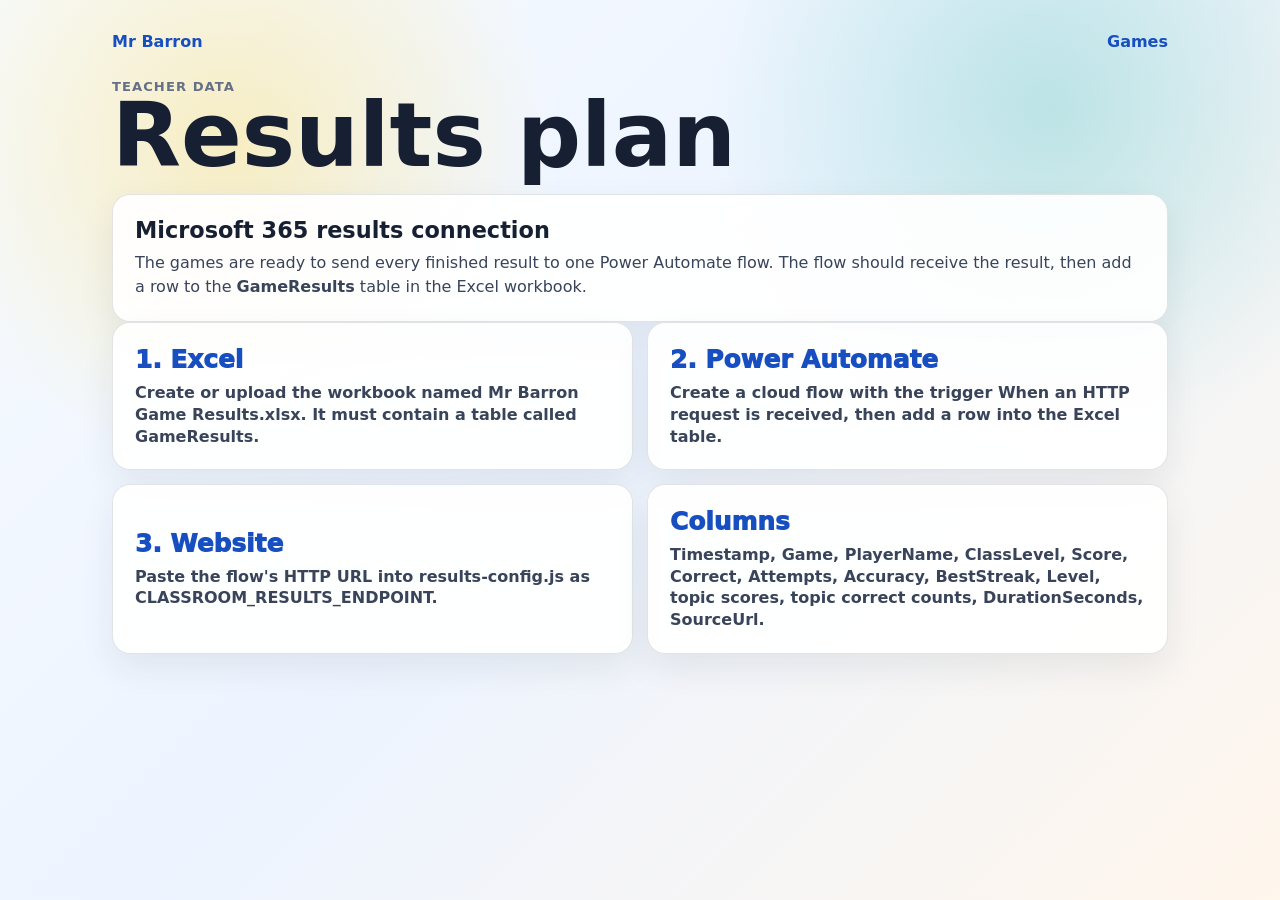
<file: results.html>
<!doctype html>
<html lang="en">
  <head>
    <meta charset="UTF-8" />
    <meta name="viewport" content="width=device-width, initial-scale=1.0" />
    <title>Mr Barron - Results Plan</title>
    <link rel="stylesheet" href="site.css" />
  </head>
  <body>
    <main class="page-shell">
      <nav class="top-nav" aria-label="Main navigation">
        <a href="./">Mr Barron</a>
        <a href="games/">Games</a>
      </nav>

      <header class="page-header">
        <p class="eyebrow">Teacher data</p>
        <h1>Results plan</h1>
      </header>

      <section class="results-note">
        <h2>Microsoft 365 results connection</h2>
        <p>The games are ready to send every finished result to one Power Automate flow. The flow should receive the result, then add a row to the <strong>GameResults</strong> table in the Excel workbook.</p>
      </section>

      <section class="game-grid">
        <article class="game-card">
          <span>1. Excel</span>
          <strong>Create or upload the workbook named Mr Barron Game Results.xlsx. It must contain a table called GameResults.</strong>
        </article>
        <article class="game-card">
          <span>2. Power Automate</span>
          <strong>Create a cloud flow with the trigger When an HTTP request is received, then add a row into the Excel table.</strong>
        </article>
        <article class="game-card">
          <span>3. Website</span>
          <strong>Paste the flow's HTTP URL into results-config.js as CLASSROOM_RESULTS_ENDPOINT.</strong>
        </article>
        <article class="game-card">
          <span>Columns</span>
          <strong>Timestamp, Game, PlayerName, ClassLevel, Score, Correct, Attempts, Accuracy, BestStreak, Level, topic scores, topic correct counts, DurationSeconds, SourceUrl.</strong>
        </article>
      </section>
    </main>
  </body>
</html>
</file>
<file: site.css>
:root {
  color-scheme: light;
  --ink: #172033;
  --muted: #657086;
  --blue: #2868e8;
  --teal: #2bb3a3;
  --yellow: #ffd84d;
  --coral: #ff6b5f;
  --panel: rgba(255, 255, 255, 0.92);
  --line: rgba(23, 32, 51, 0.12);
  --shadow: 0 24px 70px rgba(21, 35, 61, 0.18);
}

* {
  box-sizing: border-box;
}

body {
  min-height: 100vh;
  margin: 0;
  font-family: Inter, ui-sans-serif, system-ui, -apple-system, BlinkMacSystemFont, "Segoe UI", sans-serif;
  color: var(--ink);
  background:
    radial-gradient(circle at 18% 16%, rgba(255, 216, 77, 0.34), transparent 25%),
    radial-gradient(circle at 82% 12%, rgba(43, 179, 163, 0.26), transparent 26%),
    linear-gradient(135deg, #f7fbff 0%, #edf4ff 48%, #fff6ec 100%);
}

a {
  color: inherit;
  text-decoration: none;
}

.home-shell,
.page-shell {
  width: min(1120px, 100%);
  margin: 0 auto;
  padding: 32px;
}

.home-shell {
  min-height: 100vh;
  display: grid;
  align-content: center;
  gap: 26px;
}

.hero {
  min-height: 58vh;
  display: grid;
  align-content: center;
  gap: 14px;
  padding: 36px;
  border: 1px solid rgba(255, 255, 255, 0.72);
  border-radius: 28px;
  background: rgba(255, 255, 255, 0.58);
  box-shadow: var(--shadow);
  backdrop-filter: blur(22px);
}

.hero-badge {
  width: 74px;
  height: 74px;
  display: grid;
  place-items: center;
  border-radius: 20px;
  background: #fff;
  color: #174fc0;
  font-size: 1.65rem;
  font-weight: 950;
  box-shadow: 0 12px 32px rgba(23, 32, 51, 0.13);
}

.eyebrow {
  margin: 0;
  color: var(--muted);
  font-size: 0.82rem;
  font-weight: 850;
  letter-spacing: 0.08em;
  text-transform: uppercase;
}

h1 {
  margin: 0;
  font-size: clamp(3.6rem, 10vw, 8rem);
  line-height: 0.92;
  letter-spacing: 0;
}

.lede {
  max-width: 620px;
  margin: 0;
  color: #39445a;
  font-size: clamp(1.25rem, 2.4vw, 1.85rem);
  font-weight: 750;
  line-height: 1.28;
}

.actions {
  margin-top: 8px;
}

.primary-link {
  min-height: 60px;
  display: inline-grid;
  place-items: center;
  padding: 0 28px;
  border-radius: 16px;
  background: linear-gradient(135deg, var(--blue), #1e9fcf);
  color: #fff;
  font-size: 1.15rem;
  font-weight: 950;
  box-shadow: 0 14px 28px rgba(40, 104, 232, 0.22);
}

.preview-band,
.game-grid {
  display: grid;
  grid-template-columns: repeat(2, minmax(0, 1fr));
  gap: 14px;
}

.section-card,
.game-card,
.results-note {
  border: 1px solid var(--line);
  border-radius: 18px;
  background: var(--panel);
  box-shadow: 0 14px 34px rgba(23, 32, 51, 0.08);
}

.section-card,
.game-card {
  min-height: 142px;
  display: grid;
  align-content: center;
  gap: 8px;
  padding: 22px;
}

.section-card span,
.game-card span {
  color: #174fc0;
  font-size: 1.55rem;
  font-weight: 950;
}

.section-card strong,
.game-card strong {
  color: #39445a;
  font-size: 1rem;
  line-height: 1.35;
}

.top-nav {
  display: flex;
  align-items: center;
  justify-content: space-between;
  gap: 16px;
  margin-bottom: 28px;
  color: var(--muted);
  font-weight: 900;
}

.top-nav a {
  color: #174fc0;
}

.page-header {
  margin-bottom: 18px;
}

.page-header h1 {
  font-size: clamp(2.8rem, 8vw, 5.6rem);
}

.results-note {
  margin-top: 18px;
  padding: 22px;
}

.results-note h2 {
  margin: 0 0 8px;
  font-size: 1.4rem;
}

.results-note p {
  margin: 0;
  color: #39445a;
  line-height: 1.5;
}

@media (max-width: 720px) {
  .home-shell,
  .page-shell {
    padding: 18px;
  }

  .hero {
    min-height: 52vh;
    padding: 24px;
  }

  .preview-band,
  .game-grid {
    grid-template-columns: 1fr;
  }
}
</file>
